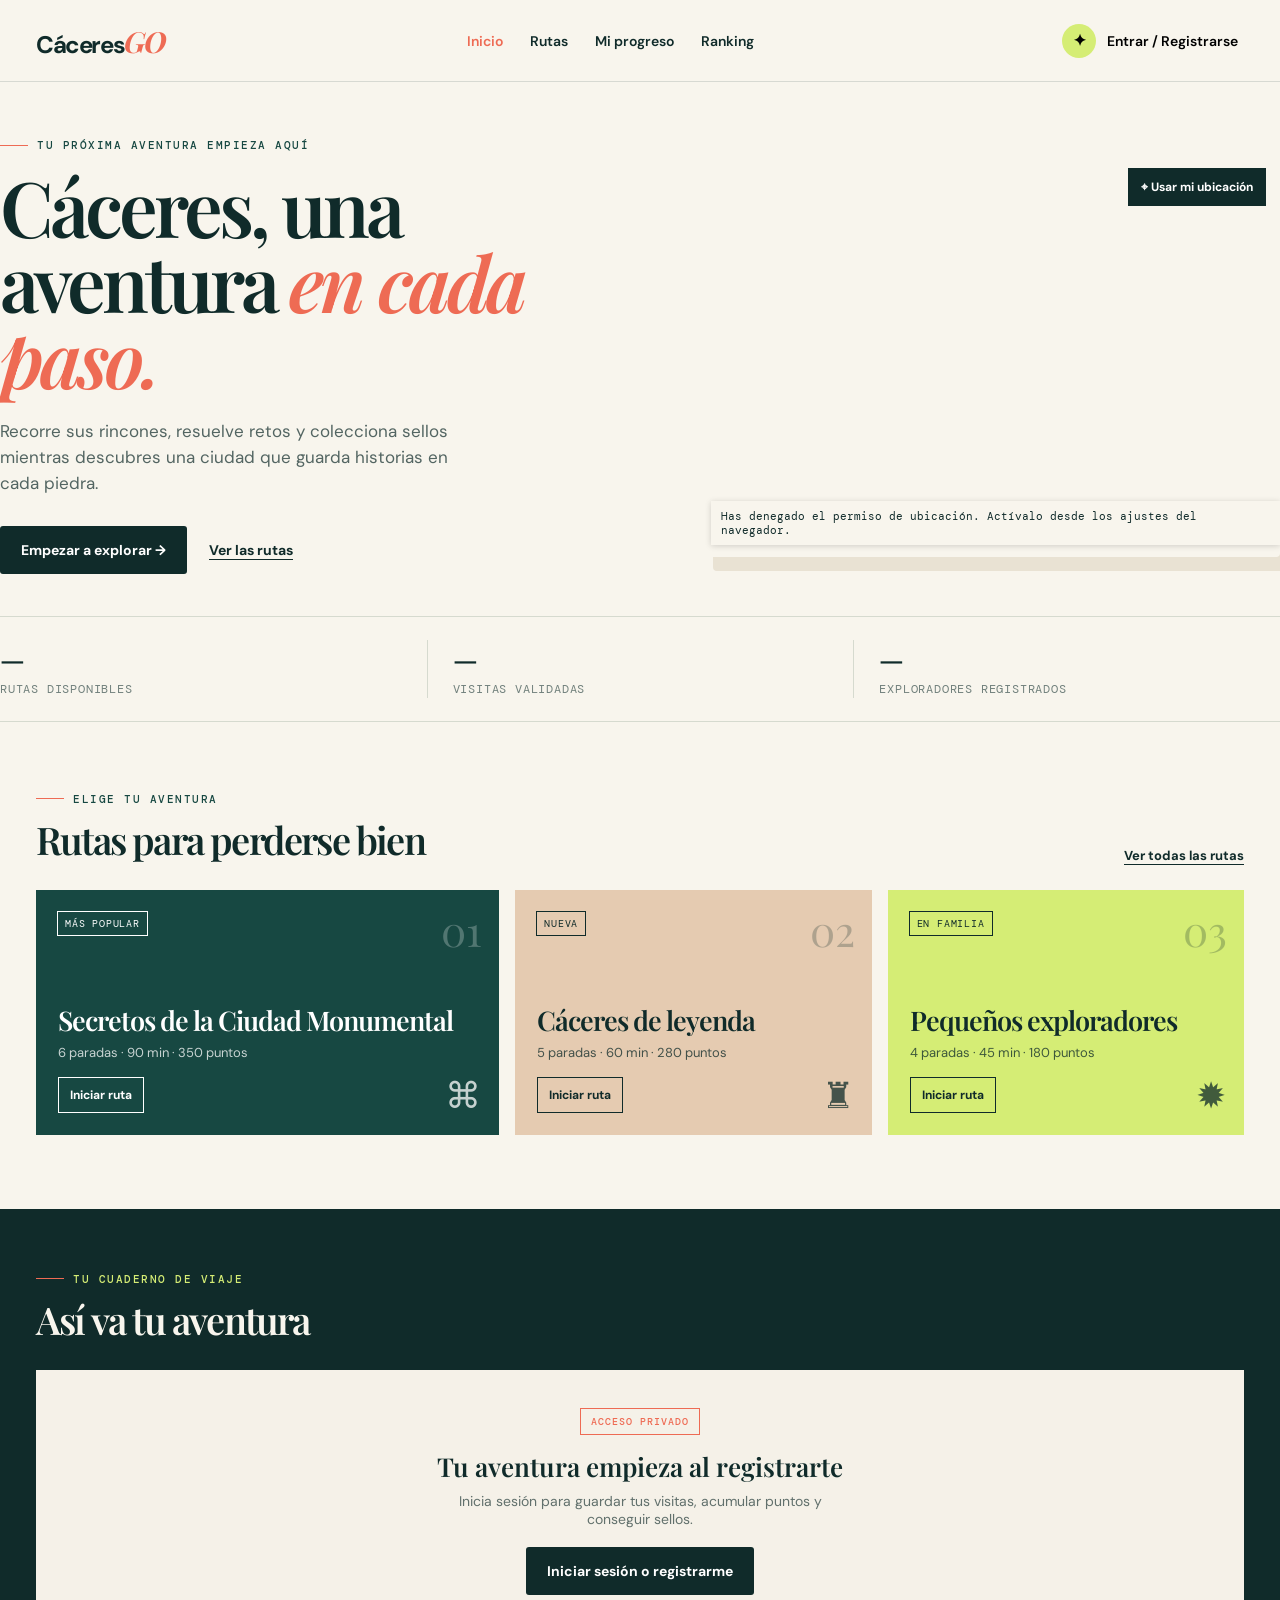
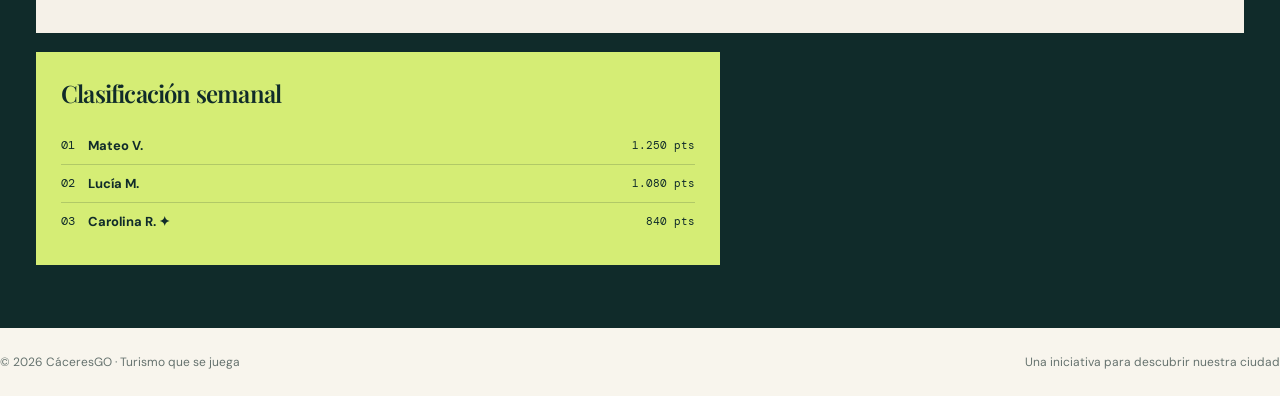
<file: CaceresGoV1/index.html>
<!doctype html>
<html lang="es">
<head>
  <!-- Cabecera principal y navegación de la aplicación. -->
  <meta charset="utf-8"><meta name="viewport" content="width=device-width, initial-scale=1"><meta name="theme-color" content="#102b2a">
  <title>CáceresGO — Explora. Juega. Descubre.</title>
    <!-- Portada con la presentación de CáceresGO y el mapa. -->
  <link rel="preconnect" href="https://fonts.googleapis.com"><link rel="preconnect" href="https://fonts.gstatic.com" crossorigin>
  <link href="https://fonts.googleapis.com/css2?family=DM+Mono:wght@400;500&family=DM+Sans:opsz,wght@9..40,400;9..40,500;9..40,600;9..40,700&family=Playfair+Display:ital,wght@0,600;0,700;1,600&display=swap" rel="stylesheet"><link rel="stylesheet" href="css/estilos.css">
    <!-- Datos generales que se mostrarán en la portada. -->
</head>
    <!-- Listado de rutas que puede consultar cualquier visitante. -->
<body class="home-view">
  <!-- BLOQUE 1: cabecera, logo, menú y estado del usuario. -->
  <header class="shell topbar"><a class="brand" href="#inicio">Cáceres<i>GO</i></a><nav class="nav"><a href="#inicio">Inicio</a><a href="#rutas">Rutas</a><a href="#progreso">Mi progreso</a><a href="#ranking">Ranking</a></nav><div class="account-actions"><button class="profile" id="account-button" type="button"><span class="avatar">✦</span><span id="account-label">Entrar / Registrarse</span></button><button class="logout-button" id="logout-button" type="button" hidden>Cerrar sesión</button></div></header>
  <main>
    <!-- BLOQUE 2: portada, presentación de la aplicación y mapa. -->
    <section id="inicio" class="shell hero"><div><div class="eyebrow">Tu próxima aventura empieza aquí</div><h1>Cáceres, una aventura <em>en cada paso.</em></h1><p class="lead">Recorre sus rincones, resuelve retos y colecciona sellos mientras descubres una ciudad que guarda historias en cada piedra.</p><div class="actions"><button class="primary" data-open>Empezar a explorar →</button><a class="text-link" href="#rutas">Ver las rutas</a></div></div><div class="map-card" aria-label="Mapa de ubicación y puntos de interés de Cáceres"><div id="location-map"></div><button class="locate-button" id="locate-me" type="button">⌖ Usar mi ubicación</button><p class="location-status" id="location-status">Cáceres · activa tu ubicación</p></div></section>
    <!-- BLOQUE 3: estadísticas generales que aparecen en el inicio. -->
    <section class="shell stats" aria-label="Estadísticas de CáceresGO"><div class="stat"><strong id="route-count">—</strong><span>Rutas disponibles</span></div><div class="stat"><strong id="visit-count">—</strong><span>Visitas validadas</span></div><div class="stat"><strong id="user-count">—</strong><span>Exploradores registrados</span></div></section>
    <!-- BLOQUE 4: rutas disponibles para los visitantes. -->
    <section id="rutas" class="shell"><div class="section-head"><div><div class="eyebrow">Elige tu aventura</div><h2>Rutas para perderse bien</h2></div><a class="all-link" href="#rutas">Ver todas las rutas</a></div><div class="auth-wall route-gate" id="routes-wall"><div class="lock">🔒</div><h3>Inicia sesión para ver las rutas</h3><p>Regístrate para descubrir los recorridos y empezar tu aventura por Cáceres.</p><button class="primary" id="routes-login">Iniciar sesión o registrarme</button></div><div class="routes" id="routes-content"><article class="route large"><span class="route-tag">Más popular</span><span class="number">01</span><h3>Secretos de la Ciudad Monumental</h3><p>6 paradas · 90 min · 350 puntos</p><span class="route-icon">⌘</span></article><article class="route sand"><span class="route-tag">Nueva</span><span class="number">02</span><h3>Cáceres de leyenda</h3><p>5 paradas · 60 min · 280 puntos</p><span class="route-icon">♜</span></article><article class="route lime"><span class="route-tag">En familia</span><span class="number">03</span><h3>Pequeños exploradores</h3><p>4 paradas · 45 min · 180 puntos</p><span class="route-icon">✹</span></article></div></section>
    <section id="progreso" class="dashboard"><div class="shell"><div class="section-head"><div><div class="eyebrow">Tu cuaderno de viaje</div><h2>Así va tu aventura</h2></div></div><div class="dash-grid"><div class="auth-wall" id="auth-wall"><div class="access-label">Acceso privado</div><h3>Tu aventura empieza al registrarte</h3><p>Inicia sesión para guardar tus visitas, acumular puntos y conseguir sellos.</p><button class="primary" id="wall-login">Iniciar sesión o registrarme</button></div><div class="private-content" id="private-content"><article class="progress-card"><h3>Tu progreso · <span id="user-points">0</span> puntos</h3><div class="route-progress"><span id="user-progress-text">0 lugares descubiertos</span><span id="user-progress-percent">0%</span></div><div class="bar"><span id="user-progress-bar" style="width:0%"></span></div><div class="checkpoints"><div class="check"><i>✓</i>Plaza<br>Mayor</div><div class="check"><i>✓</i>Arco de la<br>Estrella</div><div class="check"><i>✓</i>Concatedral</div><div class="check pending"><i>4</i>Palacio de<br>Carvajal</div><div class="check pending"><i>5</i>San Jorge</div></div></article></div><aside id="ranking" class="ranking"><h3>Clasificación semanal</h3><div class="rank"><b>01</b><span>Mateo V.</span><small>1.250 pts</small></div><div class="rank"><b>02</b><span>Lucía M.</span><small>1.080 pts</small></div><div class="rank"><b>03</b><span>Carolina R. ✦</span><small>840 pts</small></div></aside></div></div></div></section>
    <!-- BLOQUE 5: progreso, ranking y página con los datos personales. -->
    <section id="perfil" class="profile-page shell">
      <div class="eyebrow">Tu cuenta</div>
      <h2>Mis datos personales</h2>
      <div class="profile-data">
        <div class="profile-row"><span>Nombre</span><strong id="profile-name">-</strong></div>
        <div class="profile-row"><span>Correo electrónico</span><strong id="profile-email">-</strong></div>
      </div>
      <div class="profile-edit">
        <h3>Editar mis datos</h3>
        <label for="profile-birth">Fecha de nacimiento</label>
        <input id="profile-birth" type="date">
        <label for="profile-city">Ciudad</label>
        <input id="profile-city" type="text" placeholder="Cáceres">
        <button class="primary" id="save-profile" type="button">Guardar datos</button>
        <p class="profile-message" id="profile-message"></p>
      </div>
      <form class="profile-edit" id="password-form">
        <h3>Cambiar contraseña</h3>
        <label for="current-password">Contraseña actual</label>
        <input id="current-password" type="password" required>
        <label for="new-password">Nueva contraseña</label>
        <input id="new-password" type="password" minlength="6" required>
        <label for="repeat-password">Repetir nueva contraseña</label>
        <input id="repeat-password" type="password" minlength="6" required>
        <button class="primary" type="submit">Cambiar contraseña</button>
        <p class="profile-message" id="password-message"></p>
      </form>
      <button class="primary" id="profile-progress" type="button">Ver mi progreso</button>
    </section>
  </main>
  <footer class="shell footer"><span>© 2026 CáceresGO · Turismo que se juega</span><span>Una iniciativa para descubrir nuestra ciudad</span></footer>
  <div class="modal" id="modal" role="dialog" aria-modal="true" aria-labelledby="modal-title"><div class="dialog"><h2 id="modal-title">Valida tu hallazgo</h2><div class="qr" aria-label="Representación de código QR"></div><p>Escanea el código QR del lugar o introduce la clave que encontrarás en la señal.</p><input class="code-input" id="code" placeholder="EJ. ESTRELLA24" maxlength="12"><button class="primary" id="validate">Validar visita</button><br><button class="close" data-close>Ahora no</button></div></div>
  <div class="modal" id="auth-modal" role="dialog" aria-modal="true" aria-labelledby="auth-title"><div class="dialog auth-dialog"><h2 id="auth-title">Únete a CáceresGO</h2><div class="auth-tabs"><button class="auth-tab active" data-tab="login">Iniciar sesión</button><button class="auth-tab" data-tab="register">Crear cuenta</button></div><form class="auth-form" id="auth-form"><div id="name-field" hidden><label for="auth-name">Nombre</label><input id="auth-name" type="text" placeholder="Tu nombre"></div><div><label for="auth-email">Correo electrónico</label><input id="auth-email" type="email" placeholder="nombre@correo.es" required></div><div><label for="auth-password">Contraseña</label><input id="auth-password" type="password" placeholder="Mínimo 6 caracteres" minlength="6" required></div><button class="primary" id="auth-submit" type="submit">Iniciar sesión</button><p class="form-message" id="form-message"></p></form><button class="close" id="auth-close" data-close>Cerrar</button></div></div>
  <script src="js/caceresGo.js?v=3"></script>
</body>
</html>
</file>
<file: CaceresGoV1/css/estilos.css>
/* Colores principales de la página. */
:root {--ink:#102b2a; --forest:#174842; --lime:#d5ed75; --cream:#f8f5ed; --sand:#e9e2d3; --coral:#ee6b54; --muted:#71807c; --line:#d6dacf}
* {box-sizing:border-box}
body {margin:0; background:var(--cream); color:var(--ink); font-family:'DM Sans',sans-serif}
button {font:inherit; cursor:pointer}
a {text-decoration:none; color:inherit}
.shell {max-width:1280px; margin:auto; padding:0 36px}
.topbar {height:82px; display:flex; align-items:center; justify-content:space-between; border-bottom:1px solid rgba(16,43,42,.14)}
.brand {font-weight:700; font-size:24px; letter-spacing:-1.4px}
.brand i {font-family:'Playfair Display'; color:var(--coral); font-size:29px}
.nav {display:flex; gap:27px; font-size:14px; font-weight:600}
.nav a:first-child {color:var(--coral)}
.profile {display:flex; align-items:center; gap:11px; font-size:14px; font-weight:600; border:0; background:none}
.avatar {width:34px; height:34px; border-radius:50%; background:var(--lime); display:grid; place-items:center; font-size:16px}
/* Portada y presentación de la aplicación. */
.hero {padding:56px 0 42px; display:grid; grid-template-columns:1.05fr .95fr; gap:56px; align-items:center}
.eyebrow {font:500 11px 'DM Mono'; letter-spacing:1.5px; text-transform:uppercase; color:var(--forest); display:flex; gap:9px; align-items:center}
.eyebrow:before {content:''; width:28px; height:1px; background:var(--coral)}
h1 {font:600 clamp(47px,6vw,81px)/.98 'Playfair Display'; letter-spacing:-4px; margin:17px 0 23px; max-width:625px}
.hero h1 em {font-weight:600; color:var(--coral)}
.lead {font-size:17px; line-height:1.55; max-width:455px; color:#536562; margin:0 0 29px}
.actions {display:flex; align-items:center; gap:22px}
.primary {border:0; background:var(--ink); color:white; padding:15px 21px; border-radius:3px; font-weight:700; font-size:14px}
.primary:hover {background:var(--coral)}
.text-link {font-size:14px; font-weight:700; text-decoration:underline; text-underline-offset:4px}
/* Mapa y botón de ubicación. */
.map-card {height:403px; border-radius:4px; overflow:hidden; position:relative; box-shadow:14px 14px 0 var(--sand)}
#location-map {height:100%; width:100%}
#location-map iframe {display:block; width:100%; height:100%; border:0}
.locate-button {position:absolute; z-index:500; right:14px; top:14px; border:0; background:var(--ink); color:#fff; padding:11px 13px; font-size:12px; font-weight:700}
.locate-button:hover {background:var(--coral)}
.location-status {position:absolute; z-index:500; left:12px; bottom:12px; margin:0; padding:8px 10px; background:rgba(248,245,237,.94); font:11px 'DM Mono'; box-shadow:0 1px 6px rgba(0,0,0,.16)}
.stats {border-top:1px solid var(--line); border-bottom:1px solid var(--line); display:grid; grid-template-columns:repeat(3,1fr); padding:23px 0; margin-bottom:70px}
.stat {padding-left:25px; border-left:1px solid var(--line)}
.stat:first-child {padding-left:0; border:0}
.stat strong {display:block; font:600 28px 'Playfair Display'; letter-spacing:-1px}
.stat span {font:12px 'DM Mono'; text-transform:uppercase; letter-spacing:.8px; color:var(--muted)}
.section-head {display:flex; justify-content:space-between; align-items:flex-end; margin-bottom:25px}
.section-head h2 {font:600 38px 'Playfair Display'; letter-spacing:-1.8px; margin:8px 0 0}
.all-link {font-size:13px; font-weight:700; border-bottom:1px solid}
/* Tarjetas de las rutas disponibles. */
.routes {display:grid; grid-template-columns:1.3fr 1fr 1fr; gap:16px; margin-bottom:74px}
.route {min-height:245px; padding:22px; position:relative; overflow:hidden; display:flex; flex-direction:column; justify-content:flex-end}
.route.large {background:var(--forest); color:white}
.route.sand {background:#e5cbb1}
.route.lime {background:var(--lime)}
.route .number {position:absolute; right:17px; top:12px; font:42px 'Playfair Display'; opacity:.25}
.route h3 {font:600 27px/1.05 'Playfair Display'; margin:0 0 9px; letter-spacing:-1px}
.route p {font-size:13px; margin:0; opacity:.76}
.route-tag {position:absolute; top:21px; left:21px; font:10px 'DM Mono'; letter-spacing:.8px; text-transform:uppercase; border:1px solid currentColor; padding:5px 7px}
.route-icon {position:absolute; right:18px; bottom:16px; font-size:36px; opacity:.75}
/* Zona de progreso y ranking. */
.dashboard {background:var(--ink); color:white; padding:63px 0}
.dashboard .section-head h2 {color:var(--cream)}
.dashboard .eyebrow {color:var(--lime)}
.dash-grid {display:grid; grid-template-columns:1.15fr .85fr; gap:19px}
.progress-card,.ranking {background:#f5f1e8; color:var(--ink); padding:25px}
.progress-card h3,.ranking h3 {font:600 24px 'Playfair Display'; margin:0 0 18px; letter-spacing:-.8px}
.route-progress {display:flex; justify-content:space-between; font-size:13px; font-weight:700; margin:16px 0 8px}
.bar {height:8px; background:#d9dfd5; border-radius:10px; overflow:hidden}
.bar span {display:block; height:100%; background:var(--coral); border-radius:10px}
.checkpoints {display:flex; justify-content:space-between; margin-top:17px}
.check {font:10px 'DM Mono'; text-align:center; color:#75817e}
.check i {display:block; width:23px; height:23px; background:var(--forest); color:white; border-radius:50%; font:15px 'DM Sans'; margin:0 auto 5px}
.check.pending i {background:#d9dfd5; color:#75817e}
.ranking {background:var(--lime)}
.rank {display:flex; align-items:center; gap:12px; padding:10px 0; border-top:1px solid rgba(16,43,42,.18); font-size:13px}
.rank:first-of-type {border:0}
.rank b {font:12px 'DM Mono'; width:15px}
.rank span {flex:1; font-weight:700}
.rank small {font:11px 'DM Mono'}
.footer {padding:26px 0; color:#65726e; display:flex; justify-content:space-between; font-size:12px}
.account-actions {display:flex; align-items:center; gap:12px}
.logout-button {border:1px solid var(--coral); background:transparent; color:var(--coral); padding:8px 10px; font-size:12px; font-weight:700}
.logout-button:hover {background:var(--coral); color:white}
.auth-wall {background:#f5f1e8; color:var(--ink); padding:38px 25px; text-align:center; grid-column:1/-1}
.access-label {display:inline-block; margin:0 auto 14px; padding:6px 10px; border:1px solid var(--coral); color:var(--coral); font:500 10px 'DM Mono'; letter-spacing:1px; text-transform:uppercase}
.auth-wall h3 {font:600 26px 'Playfair Display'; margin:0 0 8px}
.auth-wall p {font-size:14px; color:#61706c; margin:0 auto 19px; max-width:410px}
.private-content {display:none}
.private-content.visible {display:contents}
.auth-wall.hidden {display:none}
/* Ventanas que aparecen al validar una visita o iniciar sesión. */
.modal {position:fixed; inset:0; background:rgba(10,28,27,.55); display:none; place-items:center; padding:20px; z-index:1000}
.modal.open {display:grid}
.dialog {position:relative; z-index:1001; background:var(--cream); width:min(430px,100%); padding:33px; text-align:center; box-shadow:10px 10px 0 var(--lime)}
.qr {width:126px; height:126px; margin:18px auto; background:repeating-linear-gradient(90deg,#102b2a 0 8px,transparent 8px 14px),repeating-linear-gradient(#102b2a 0 7px,transparent 7px 12px); border:10px solid white}
.dialog h2 {font:600 31px 'Playfair Display'; margin:0}
.dialog p {font-size:14px; line-height:1.5; color:#60706c}
.code-input,.auth-form input {width:100%; padding:13px; border:1px solid var(--line); background:white; font:14px 'DM Sans'}
.code-input {text-align:center; letter-spacing:3px; text-transform:uppercase; margin:6px 0 12px}
.close {background:none; border:0; text-decoration:underline; font-size:12px; margin-top:13px}
.auth-dialog {text-align:left}
.auth-dialog h2 {text-align:center}
.auth-tabs {display:flex; margin:24px 0 18px; border-bottom:1px solid var(--line)}
.auth-tab {flex:1; background:none; border:0; padding:10px; color:var(--muted); font-size:13px; font-weight:700}
.auth-tab.active {color:var(--ink); border-bottom:3px solid var(--coral)}
.auth-form {display:grid; gap:11px}
.auth-form label {font-size:12px; font-weight:700}
.form-message {min-height:18px; margin:2px 0 0; text-align:center; font-size:12px; color:var(--coral)}
body.progress-view main>section:not(#progreso) {display:none}
body.progress-view #progreso {min-height:calc(100vh - 82px); display:block}
.routes {display:grid}
.routes.visible {display:grid}
.route-gate {display:none}
body.route-view main>section:not(#rutas),body.ranking-view main>section:not(#progreso) {display:none}
body.route-view #rutas,body.ranking-view #progreso {min-height:calc(100vh - 82px); display:block}
body.ranking-view #progreso>.shell>.section-head,body.ranking-view #progreso #auth-wall,body.ranking-view #progreso #private-content {display:none}
body.ranking-view #ranking {display:block; max-width:640px; margin:0 auto}
body.progress-view #ranking {display:none}
#perfil {display:none}
body.profile-view main>section:not(#perfil) {display:none}
body.profile-view #perfil {display:block; min-height:calc(100vh - 82px); padding-top:70px}
.profile-page h2 {font:600 42px 'Playfair Display'; margin:12px 0 30px}
.profile-data {max-width:650px; background:#f5f1e8; padding:8px 24px; margin-bottom:25px}
.profile-row {display:flex; justify-content:space-between; gap:20px; padding:19px 0; border-bottom:1px solid var(--line)}
.profile-row:last-child {border-bottom:0}
.profile-row span {color:var(--muted); font-size:13px}
.profile-row strong {font-size:14px}
.profile-edit {max-width:650px; background:#f5f1e8; padding:24px; margin-bottom:24px; display:grid; gap:9px}
.profile-edit h3 {font:600 24px 'Playfair Display'; margin:0 0 8px}
.profile-edit label {font-size:12px; font-weight:700}
.profile-edit input {width:100%; padding:12px; border:1px solid var(--line); font:14px 'DM Sans'}
.profile-message {min-height:18px; color:var(--coral); font-size:12px; margin:0; text-align:center}
/* Botón y mensaje que aparecen al leer el QR de una ruta. */
.scan-route-button {margin-top:24px}
.route-message {text-align:center; font-size:12px; color:var(--coral)}
.start-route-button {align-self:flex-start; margin-top:16px; border:1px solid currentColor; background:transparent; color:inherit; padding:9px 11px; font-size:12px; font-weight:700}
.start-route-button:hover,.route.active-route .start-route-button {background:var(--coral); border-color:var(--coral); color:white}
.active-route-message {font-size:13px; color:var(--coral); font-weight:700; margin:16px 0 0}
@media(max-width:760px) {.shell {padding:0 20px}
.nav {display:none}
.hero {grid-template-columns:1fr; gap:32px; padding-top:36px}
.map-card {height:310px}
.stats {margin-bottom:47px}
.stat {padding-left:13px}
.stat strong {font-size:23px}
.routes,.dash-grid {grid-template-columns:1fr}
.route {min-height:190px}
.route.large {min-height:240px}
.dashboard {padding:46px 0}
.footer {gap:10px; flex-direction:column}
.scan-route-button {width:100%}
.dialog input {font-size:16px}
h1 {letter-spacing:-2.5px}
.section-head h2 {font-size:33px}
}
</file>
